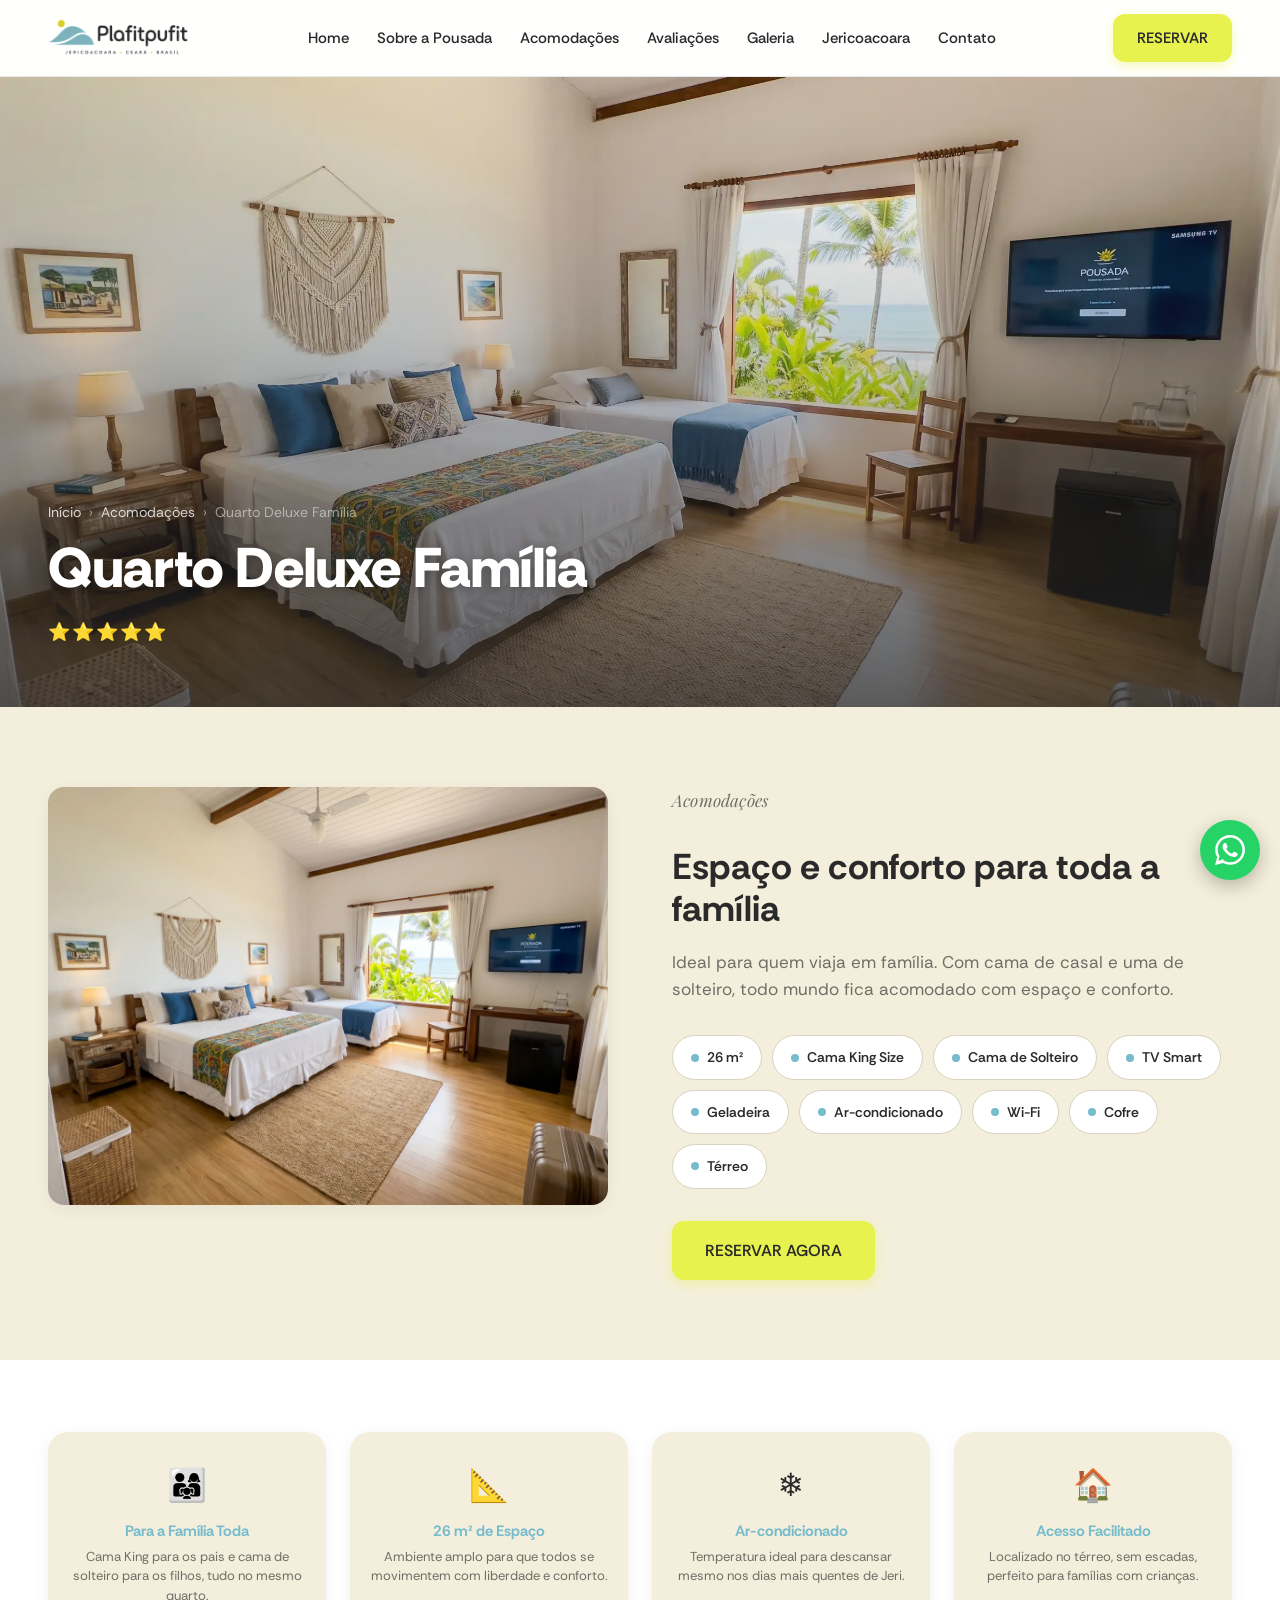
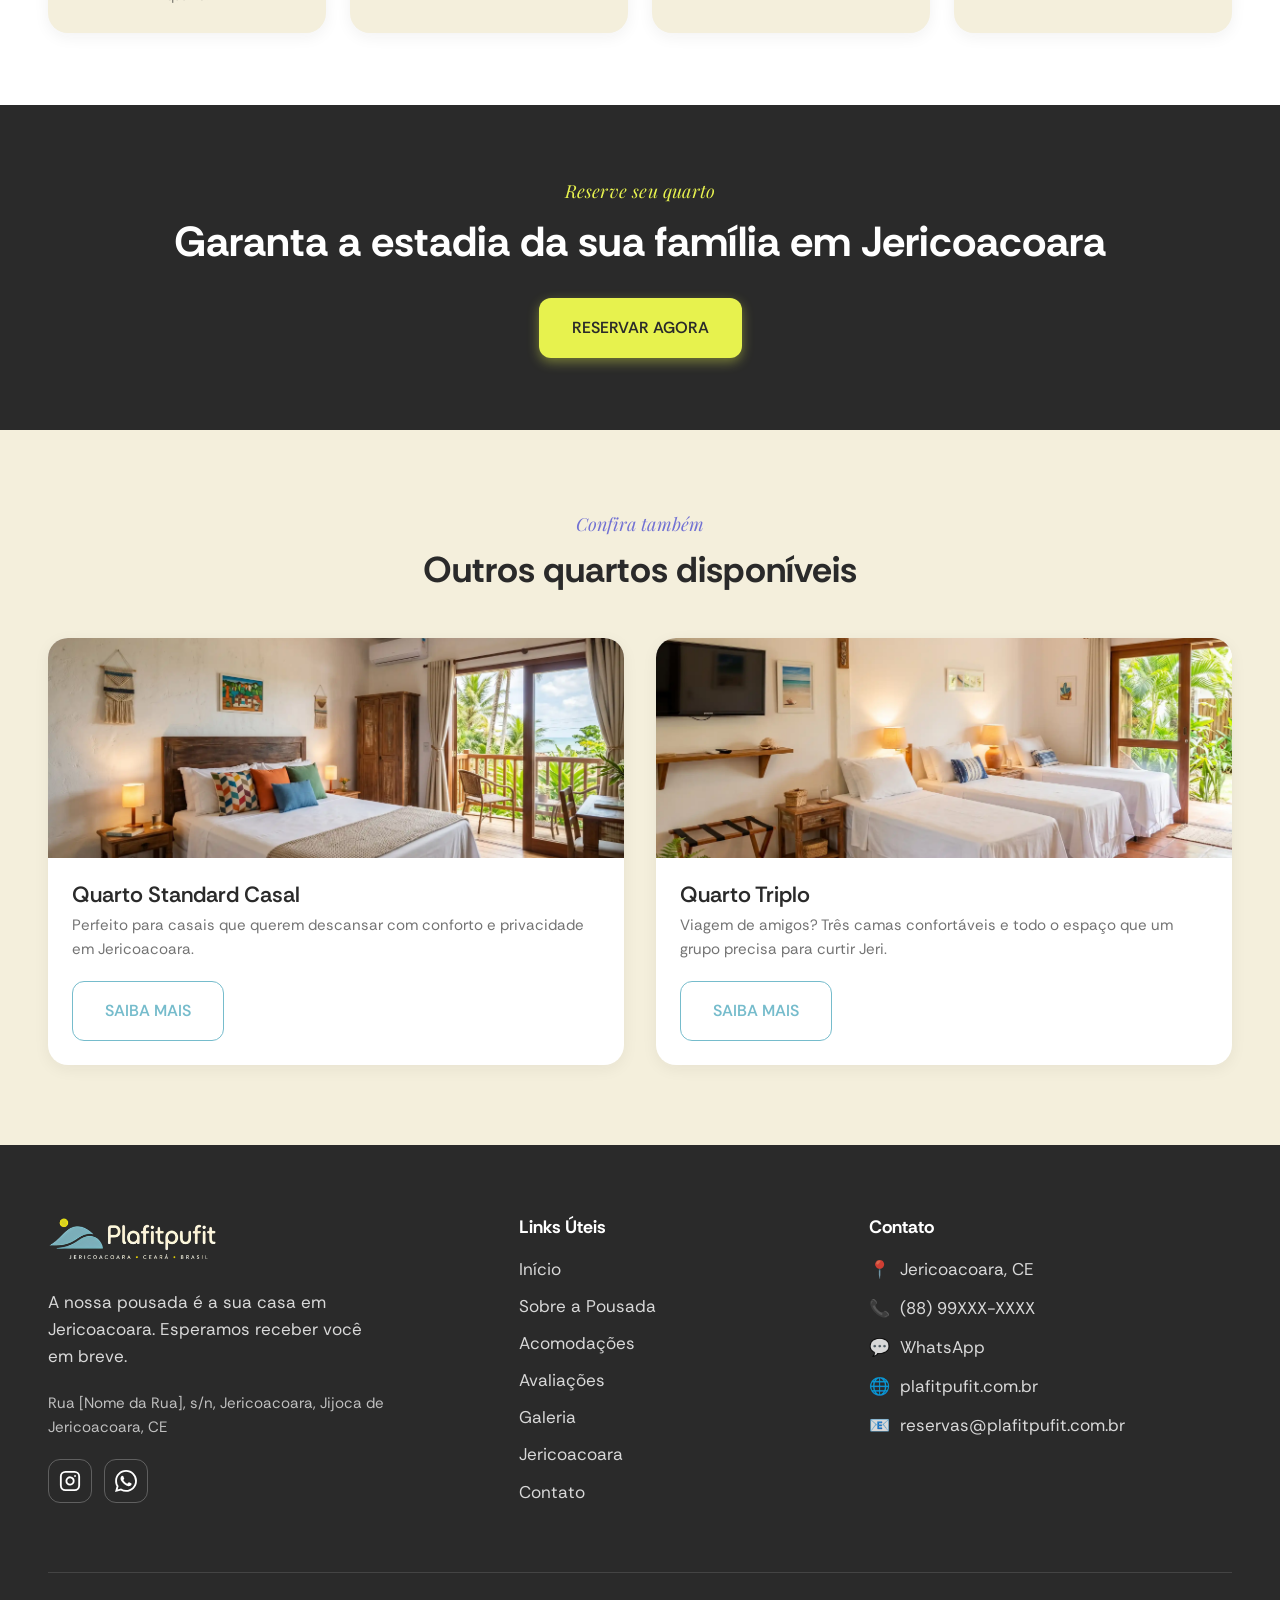
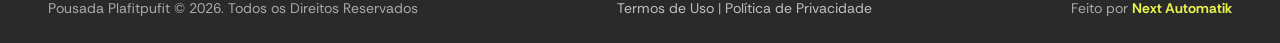
<file: quarto-deluxe-familia.html>
﻿<!DOCTYPE html>
<html lang="pt-BR">
<head>
<meta charset="UTF-8">
<meta name="viewport" content="width=device-width, initial-scale=1.0">
<title>Quarto Deluxe Família | Pousada Plafitpufit – Jericoacoara</title>
<meta name="description" content="Quarto Deluxe Família da Pousada Plafitpufit em Jericoacoara: 26 m², cama King Size, cama de solteiro, ar-condicionado e conforto para toda a família.">
<!-- Open Graph / Redes Sociais -->
<meta property="og:type" content="website">
<meta property="og:url" content="https://projetos.nextautomatik.com/pousadaplafitpufit/quarto-deluxe-familia.html">
<meta property="og:title" content="Quarto Deluxe Família | Pousada Plafitpufit">
<meta property="og:description" content="Quarto Deluxe Família da Pousada Plafitpufit em Jericoacoara: 26 m², cama King Size, cama de solteiro, ar-condicionado e conforto para toda a família.">
<meta property="og:image" content="https://projetos.nextautomatik.com/pousadaplafitpufit/assets/logos/compartilhar-redes-sociais.png">
<meta property="og:image:width" content="1200">
<meta property="og:image:height" content="630">
<meta property="og:locale" content="pt_BR">
<meta property="og:site_name" content="Pousada Plafitpufit">
<!-- Twitter Card -->
<meta name="twitter:card" content="summary_large_image">
<meta name="twitter:title" content="Quarto Deluxe Família | Pousada Plafitpufit">
<meta name="twitter:description" content="Quarto Deluxe Família da Pousada Plafitpufit em Jericoacoara: 26 m², cama King Size, cama de solteiro, ar-condicionado e conforto para toda a família.">
<meta name="twitter:image" content="https://projetos.nextautomatik.com/pousadaplafitpufit/assets/logos/compartilhar-redes-sociais.png">
<link rel="icon" href="assets/logos/favicon.png" type="image/png">
<link rel="preconnect" href="https://fonts.googleapis.com">
<link rel="preconnect" href="https://fonts.gstatic.com" crossorigin>
<link href="https://fonts.googleapis.com/css2?family=Playfair+Display:ital,wght@1,400;1,500&family=Rethink+Sans:wght@400;500;600;700;800&display=swap" rel="stylesheet">
<link rel="stylesheet" href="assets/css/style.css">
</head>
<body>

<header class="site-header">
  <div class="container">
    <a href="index.html" class="brand" aria-label="Plafitpufit, página inicial">
      <img src="assets/logos/logo-preto.png" alt="Plafitpufit">
    </a>
    <nav class="main-nav" id="primary-nav" aria-label="Navegação principal">
      <ul>
        <li><a href="index.html">Home</a></li>
        <li><a href="index.html#sobre">Sobre a Pousada</a></li>
        <li><a href="index.html#acomodacoes">Acomodações</a></li>
        <li><a href="index.html#avaliacoes">Avaliações</a></li>
        <li><a href="index.html#galeria">Galeria</a></li>
        <li><a href="index.html#jericoacoara">Jericoacoara</a></li>
        <li><a href="index.html#contato">Contato</a></li>
        <li class="nav-mobile-cta"><a class="nav-cta-btn" href="index.html#contato">RESERVAR</a></li>
      </ul>
    </nav>
    <a class="nav-cta-btn nav-cta-desktop" href="index.html#contato">RESERVAR</a>
    <button class="nav-toggle" type="button" aria-label="Abrir menu" aria-expanded="false" aria-controls="primary-nav">
      <span></span><span></span><span></span>
    </button>
  </div>
</header>

<main>

  <section class="room-hero" aria-labelledby="room-title">
    <img src="assets/imagens/acomodacoes/quarto-deluxe-familia.webp" alt="Quarto Deluxe Família da Pousada Plafitpufit">
    <div class="room-hero__overlay" aria-hidden="true"></div>
    <div class="room-hero__content">
      <nav class="breadcrumb" aria-label="Caminho de navegação">
        <a href="index.html">Início</a>
        <span aria-hidden="true">›</span>
        <a href="index.html#acomodacoes">Acomodações</a>
        <span aria-hidden="true">›</span>
        <span>Quarto Deluxe Família</span>
      </nav>
      <h1 id="room-title">Quarto Deluxe Família</h1>
      <p class="stars" aria-label="Avaliação 5 de 5 estrelas">⭐⭐⭐⭐⭐</p>
    </div>
  </section>

  <section class="room-content">
    <div class="container">
      <div class="room-image">
        <img src="assets/imagens/acomodacoes/quarto-deluxe-familia.webp" alt="Vista interna do Quarto Deluxe Família" loading="lazy">
      </div>
      <div class="room-info">
        <p class="eyebrow">Acomodações</p>
        <h2>Espaço e conforto para toda a família</h2>
        <p>Ideal para quem viaja em família. Com cama de casal e uma de solteiro, todo mundo fica acomodado com espaço e conforto.</p>
        <div class="specs" role="list" aria-label="Comodidades do quarto">
          <span class="spec-pill" role="listitem">26 m²</span>
          <span class="spec-pill" role="listitem">Cama King Size</span>
          <span class="spec-pill" role="listitem">Cama de Solteiro</span>
          <span class="spec-pill" role="listitem">TV Smart</span>
          <span class="spec-pill" role="listitem">Geladeira</span>
          <span class="spec-pill" role="listitem">Ar-condicionado</span>
          <span class="spec-pill" role="listitem">Wi-Fi</span>
          <span class="spec-pill" role="listitem">Cofre</span>
          <span class="spec-pill" role="listitem">Térreo</span>
        </div>
        <a class="btn btn-primary" href="index.html#contato">RESERVAR AGORA</a>
      </div>
    </div>
  </section>

  <section class="highlights" aria-label="Destaques do quarto">
    <div class="container">
      <div class="highlight-card">
        <div class="highlight-icon" aria-hidden="true">👨‍👩‍👧</div>
        <h3>Para a Família Toda</h3>
        <p>Cama King para os pais e cama de solteiro para os filhos, tudo no mesmo quarto.</p>
      </div>
      <div class="highlight-card">
        <div class="highlight-icon" aria-hidden="true">📐</div>
        <h3>26 m² de Espaço</h3>
        <p>Ambiente amplo para que todos se movimentem com liberdade e conforto.</p>
      </div>
      <div class="highlight-card">
        <div class="highlight-icon" aria-hidden="true">❄️</div>
        <h3>Ar-condicionado</h3>
        <p>Temperatura ideal para descansar mesmo nos dias mais quentes de Jeri.</p>
      </div>
      <div class="highlight-card">
        <div class="highlight-icon" aria-hidden="true">🏠</div>
        <h3>Acesso Facilitado</h3>
        <p>Localizado no térreo, sem escadas, perfeito para famílias com crianças.</p>
      </div>
    </div>
  </section>

  <section class="room-cta" aria-labelledby="cta-title">
    <div class="container">
      <p class="eyebrow">Reserve seu quarto</p>
      <h2 id="cta-title">Garanta a estadia da sua família em Jericoacoara</h2>
      <a class="btn btn-primary" href="index.html#contato">RESERVAR AGORA</a>
    </div>
  </section>

  <section class="other-rooms" aria-labelledby="other-title">
    <div class="container">
      <p class="eyebrow">Confira também</p>
      <h2 id="other-title">Outros quartos disponíveis</h2>
      <div class="cards-grid">
        <article class="room-card">
          <img src="assets/imagens/acomodacoes/quarto-standart-casal.webp" alt="Quarto Standard Casal" loading="lazy">
          <div class="room-card__body">
            <h3>Quarto Standard Casal</h3>
            <p>Perfeito para casais que querem descansar com conforto e privacidade em Jericoacoara.</p>
            <a class="btn btn-secondary" href="quarto-standard-casal.html">SAIBA MAIS</a>
          </div>
        </article>
        <article class="room-card">
          <img src="assets/imagens/acomodacoes/quarto-triplo.webp" alt="Quarto Triplo" loading="lazy">
          <div class="room-card__body">
            <h3>Quarto Triplo</h3>
            <p>Viagem de amigos? Três camas confortáveis e todo o espaço que um grupo precisa para curtir Jeri.</p>
            <a class="btn btn-secondary" href="quarto-triplo.html">SAIBA MAIS</a>
          </div>
        </article>
      </div>
    </div>
  </section>

</main>

<footer class="site-footer" id="contato">
  <div class="container">
    <div class="footer__grid">
      <div>
        <a href="index.html" style="display:inline-block;margin-bottom:16px;">
          <img src="assets/logos/logo-claro.png" alt="Plafitpufit" style="height:48px;width:auto;display:block;">
        </a>
        <p class="footer__slogan">A nossa pousada é a sua casa em Jericoacoara. Esperamos receber você em breve.</p>
        <address class="footer__address">Rua [Nome da Rua], s/n, Jericoacoara, Jijoca de Jericoacoara, CE</address>
        <div class="footer__social">
          <a href="https://nextautomatik.com/" aria-label="Instagram" target="_blank" rel="noopener"><img src="assets/icons/instagram.svg" alt="Instagram"></a>
          <a href="https://nextautomatik.com/" aria-label="WhatsApp" target="_blank" rel="noopener"><img src="assets/icons/whatsapp.svg" alt="WhatsApp"></a>
        </div>
      </div>
      <nav aria-labelledby="footer-nav">
        <h2 id="footer-nav">Links Úteis</h2>
        <ul class="footer__links">
          <li><a href="index.html">Início</a></li>
          <li><a href="index.html#sobre">Sobre a Pousada</a></li>
          <li><a href="index.html#acomodacoes">Acomodações</a></li>
          <li><a href="index.html#avaliacoes">Avaliações</a></li>
          <li><a href="index.html#galeria">Galeria</a></li>
          <li><a href="index.html#jericoacoara">Jericoacoara</a></li>
          <li><a href="index.html#contato">Contato</a></li>
        </ul>
      </nav>
      <div>
        <h2>Contato</h2>
        <ul class="footer__contact">
          <li><span aria-hidden="true">📍</span> <a href="https://maps.google.com/?q=Jericoacoara+CE">Jericoacoara, CE</a></li>
          <li><span aria-hidden="true">📞</span> <a href="tel:+5588999999999">(88) 99XXX-XXXX</a></li>
          <li><span aria-hidden="true">💬</span> <a href="https://nextautomatik.com/" target="_blank" rel="noopener">WhatsApp</a></li>
          <li><span aria-hidden="true">🌐</span> <a href="https://projetos.nextautomatik.com/pousadaplafitpufit">plafitpufit.com.br</a></li>
          <li><span aria-hidden="true">📧</span> <a href="mailto:reservas@plafitpufit.com.br">reservas@plafitpufit.com.br</a></li>
        </ul>
      </div>
    </div>
    <div class="footer__bottom">
      <span>Pousada Plafitpufit © 2026. Todos os Direitos Reservados</span>
      <span><a href="#">Termos de Uso</a> | <a href="#">Pol&#237;tica de Privacidade</a></span>
      <span>Feito por <a class="credit-link" href="https://nextautomatik.com/" target="_blank" rel="noopener">Next Automatik</a></span>
    </div>
  </div>
</footer>

<a class="whatsapp-float" href="https://nextautomatik.com/" target="_blank" rel="noopener" aria-label="Conversar pelo WhatsApp">
  <svg width="30" height="30" viewBox="0 0 24 24" fill="currentColor" aria-hidden="true"><path d="M.057 24l1.687-6.163a11.867 11.867 0 01-1.587-5.946C.16 5.335 5.495 0 12.05 0a11.82 11.82 0 018.413 3.488 11.82 11.82 0 013.48 8.414c-.003 6.557-5.338 11.892-11.893 11.892a11.9 11.9 0 01-5.688-1.448L.057 24zm6.597-3.807c1.676.995 3.276 1.591 5.392 1.592 5.448 0 9.886-4.434 9.889-9.885.002-5.462-4.415-9.89-9.881-9.892-5.452 0-9.887 4.434-9.889 9.884a9.86 9.86 0 001.51 5.26l-.999 3.648 3.978-1.607zm11.387-5.464c-.074-.124-.272-.198-.57-.347-.297-.149-1.758-.868-2.031-.967-.272-.099-.47-.149-.669.149-.198.297-.768.967-.941 1.165-.173.198-.347.223-.644.074-.297-.149-1.255-.462-2.39-1.475-.883-.788-1.48-1.761-1.653-2.059-.173-.297-.018-.458.13-.606.134-.133.297-.347.446-.521.151-.172.2-.296.3-.495.099-.198.05-.372-.025-.521-.075-.148-.669-1.611-.916-2.206-.242-.579-.487-.501-.669-.51l-.57-.01c-.198 0-.52.074-.792.372s-1.04 1.016-1.04 2.479 1.065 2.876 1.213 3.074c.149.198 2.095 3.2 5.076 4.487.709.306 1.263.489 1.694.626.712.226 1.36.194 1.872.118.571-.085 1.758-.719 2.006-1.413.248-.695.248-1.29.173-1.414z"/></svg>
</a>
<script src="assets/js/main.js"></script>
</body>
</html>
</file>
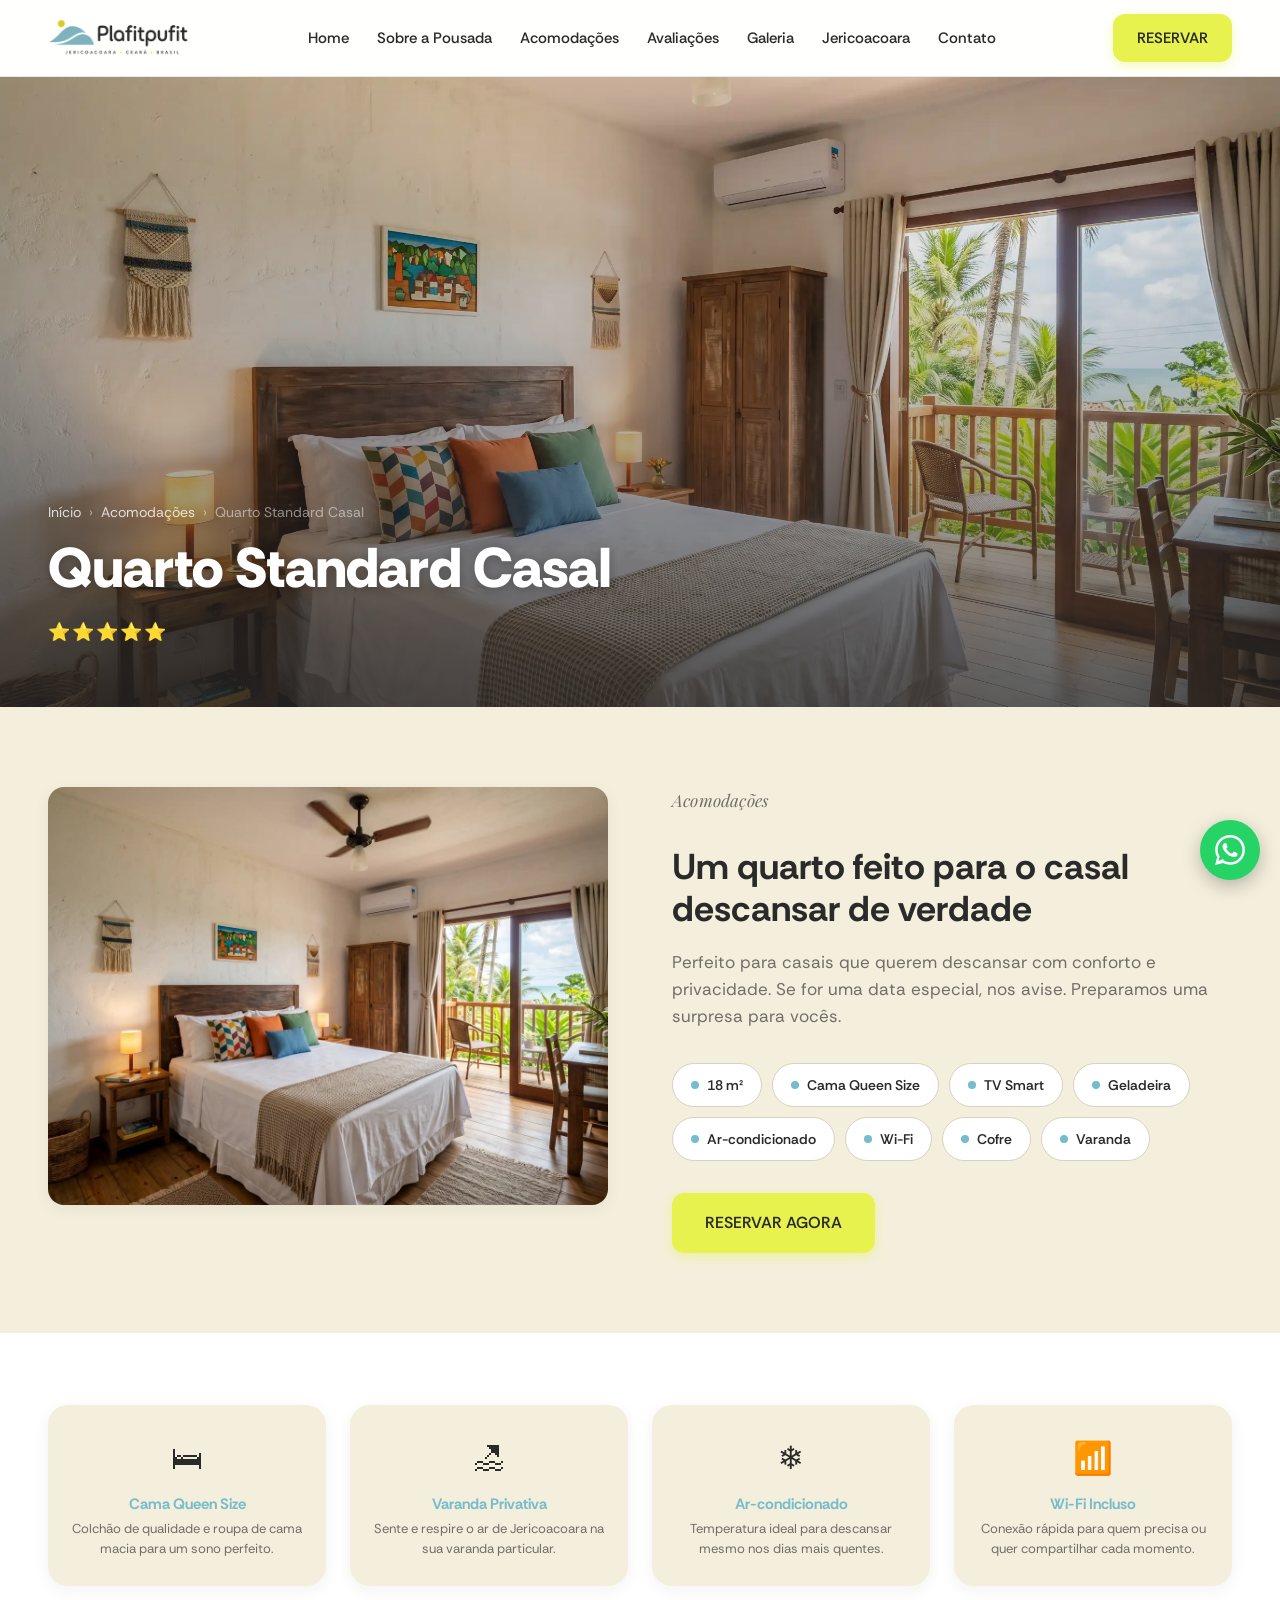
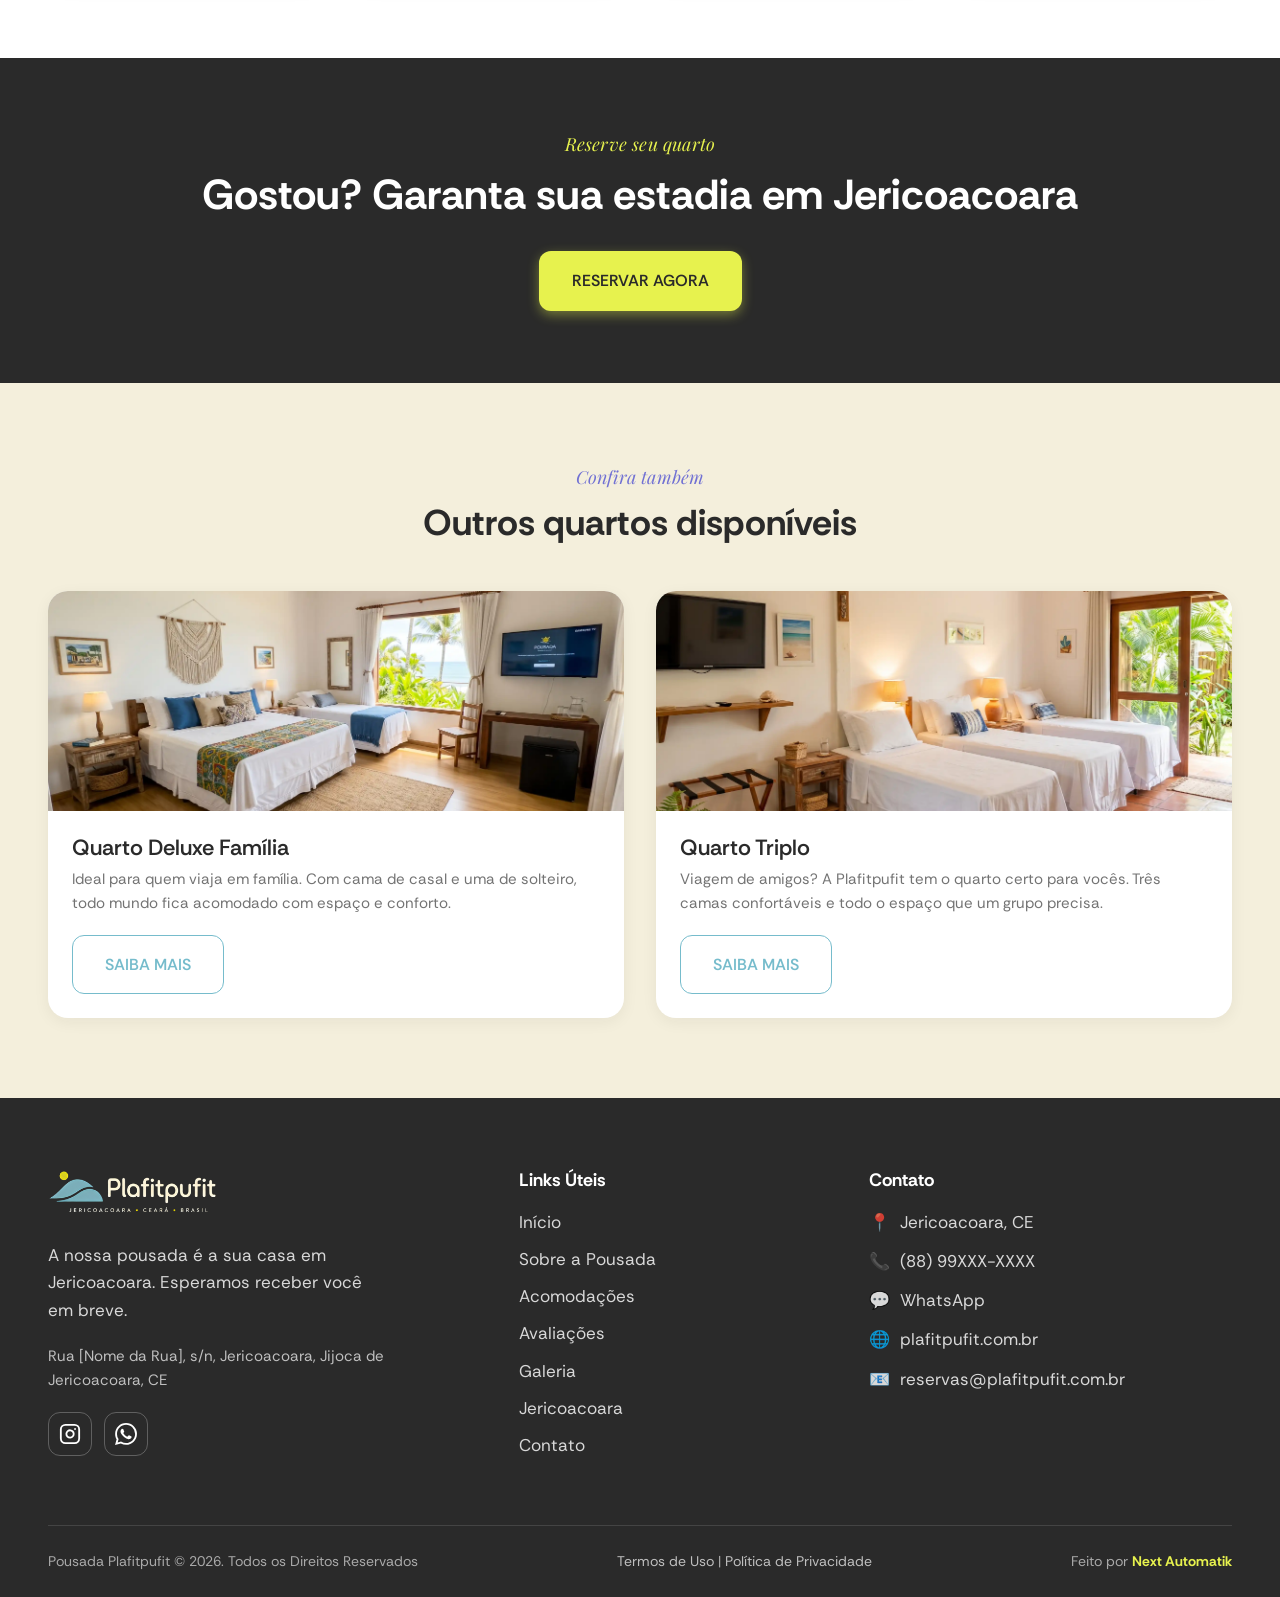
<file: quarto-standard-casal.html>
﻿<!DOCTYPE html>
<html lang="pt-BR">
<head>
<meta charset="UTF-8">
<meta name="viewport" content="width=device-width, initial-scale=1.0">
<title>Quarto Standard Casal | Pousada Plafitpufit – Jericoacoara</title>
<meta name="description" content="Quarto Standard Casal da Pousada Plafitpufit em Jericoacoara: 18 m², cama Queen Size, varanda, ar-condicionado e muito conforto para casais.">
<!-- Open Graph / Redes Sociais -->
<meta property="og:type" content="website">
<meta property="og:url" content="https://projetos.nextautomatik.com/pousadaplafitpufit/quarto-standard-casal.html">
<meta property="og:title" content="Quarto Standard Casal | Pousada Plafitpufit">
<meta property="og:description" content="Quarto Standard Casal da Pousada Plafitpufit em Jericoacoara: 18 m², cama Queen Size, varanda, ar-condicionado e muito conforto para casais.">
<meta property="og:image" content="https://projetos.nextautomatik.com/pousadaplafitpufit/assets/logos/compartilhar-redes-sociais.png">
<meta property="og:image:width" content="1200">
<meta property="og:image:height" content="630">
<meta property="og:locale" content="pt_BR">
<meta property="og:site_name" content="Pousada Plafitpufit">
<!-- Twitter Card -->
<meta name="twitter:card" content="summary_large_image">
<meta name="twitter:title" content="Quarto Standard Casal | Pousada Plafitpufit">
<meta name="twitter:description" content="Quarto Standard Casal da Pousada Plafitpufit em Jericoacoara: 18 m², cama Queen Size, varanda, ar-condicionado e muito conforto para casais.">
<meta name="twitter:image" content="https://projetos.nextautomatik.com/pousadaplafitpufit/assets/logos/compartilhar-redes-sociais.png">
<link rel="icon" href="assets/logos/favicon.png" type="image/png">
<link rel="preconnect" href="https://fonts.googleapis.com">
<link rel="preconnect" href="https://fonts.gstatic.com" crossorigin>
<link href="https://fonts.googleapis.com/css2?family=Playfair+Display:ital,wght@1,400;1,500&family=Rethink+Sans:wght@400;500;600;700;800&display=swap" rel="stylesheet">
<link rel="stylesheet" href="assets/css/style.css">
</head>
<body>

<header class="site-header">
  <div class="container">
    <a href="index.html" class="brand" aria-label="Plafitpufit, página inicial">
      <img src="assets/logos/logo-preto.png" alt="Plafitpufit">
    </a>
    <nav class="main-nav" id="primary-nav" aria-label="Navegação principal">
      <ul>
        <li><a href="index.html">Home</a></li>
        <li><a href="index.html#sobre">Sobre a Pousada</a></li>
        <li><a href="index.html#acomodacoes">Acomodações</a></li>
        <li><a href="index.html#avaliacoes">Avaliações</a></li>
        <li><a href="index.html#galeria">Galeria</a></li>
        <li><a href="index.html#jericoacoara">Jericoacoara</a></li>
        <li><a href="index.html#contato">Contato</a></li>
        <li class="nav-mobile-cta"><a class="nav-cta-btn" href="index.html#contato">RESERVAR</a></li>
      </ul>
    </nav>
    <a class="nav-cta-btn nav-cta-desktop" href="index.html#contato">RESERVAR</a>
    <button class="nav-toggle" type="button" aria-label="Abrir menu" aria-expanded="false" aria-controls="primary-nav">
      <span></span><span></span><span></span>
    </button>
  </div>
</header>

<main>

  <!-- HERO -->
  <section class="room-hero" aria-labelledby="room-title">
    <img src="assets/imagens/acomodacoes/quarto-standart-casal.webp" alt="Quarto Standard Casal da Pousada Plafitpufit em Jericoacoara">
    <div class="room-hero__overlay" aria-hidden="true"></div>
    <div class="room-hero__content">
      <nav class="breadcrumb" aria-label="Caminho de navegação">
        <a href="index.html">Início</a>
        <span aria-hidden="true">›</span>
        <a href="index.html#acomodacoes">Acomodações</a>
        <span aria-hidden="true">›</span>
        <span>Quarto Standard Casal</span>
      </nav>
      <h1 id="room-title">Quarto Standard Casal</h1>
      <p class="stars" aria-label="Avaliação 5 de 5 estrelas">⭐⭐⭐⭐⭐</p>
    </div>
  </section>

  <!-- DETALHES -->
  <section class="room-content">
    <div class="container">
      <div class="room-image">
        <img src="assets/imagens/acomodacoes/quarto-standart-casal.webp" alt="Vista interna do Quarto Standard Casal" loading="lazy">
      </div>
      <div class="room-info">
        <p class="eyebrow">Acomodações</p>
        <h2>Um quarto feito para o casal descansar de verdade</h2>
        <p>Perfeito para casais que querem descansar com conforto e privacidade. Se for uma data especial, nos avise. Preparamos uma surpresa para vocês.</p>
        <div class="specs" role="list" aria-label="Comodidades do quarto">
          <span class="spec-pill" role="listitem">18 m²</span>
          <span class="spec-pill" role="listitem">Cama Queen Size</span>
          <span class="spec-pill" role="listitem">TV Smart</span>
          <span class="spec-pill" role="listitem">Geladeira</span>
          <span class="spec-pill" role="listitem">Ar-condicionado</span>
          <span class="spec-pill" role="listitem">Wi-Fi</span>
          <span class="spec-pill" role="listitem">Cofre</span>
          <span class="spec-pill" role="listitem">Varanda</span>
        </div>
        <a class="btn btn-primary" href="index.html#contato">RESERVAR AGORA</a>
      </div>
    </div>
  </section>

  <!-- DESTAQUES -->
  <section class="highlights" aria-label="Destaques do quarto">
    <div class="container">
      <div class="highlight-card">
        <div class="highlight-icon" aria-hidden="true">🛏</div>
        <h3>Cama Queen Size</h3>
        <p>Colchão de qualidade e roupa de cama macia para um sono perfeito.</p>
      </div>
      <div class="highlight-card">
        <div class="highlight-icon" aria-hidden="true">🏖</div>
        <h3>Varanda Privativa</h3>
        <p>Sente e respire o ar de Jericoacoara na sua varanda particular.</p>
      </div>
      <div class="highlight-card">
        <div class="highlight-icon" aria-hidden="true">❄️</div>
        <h3>Ar-condicionado</h3>
        <p>Temperatura ideal para descansar mesmo nos dias mais quentes.</p>
      </div>
      <div class="highlight-card">
        <div class="highlight-icon" aria-hidden="true">📶</div>
        <h3>Wi-Fi Incluso</h3>
        <p>Conexão rápida para quem precisa ou quer compartilhar cada momento.</p>
      </div>
    </div>
  </section>

  <!-- CTA -->
  <section class="room-cta" aria-labelledby="cta-title">
    <div class="container">
      <p class="eyebrow">Reserve seu quarto</p>
      <h2 id="cta-title">Gostou? Garanta sua estadia em Jericoacoara</h2>
      <a class="btn btn-primary" href="index.html#contato">RESERVAR AGORA</a>
    </div>
  </section>

  <!-- OUTROS QUARTOS -->
  <section class="other-rooms" aria-labelledby="other-title">
    <div class="container">
      <p class="eyebrow">Confira também</p>
      <h2 id="other-title">Outros quartos disponíveis</h2>
      <div class="cards-grid">
        <article class="room-card">
          <img src="assets/imagens/acomodacoes/quarto-deluxe-familia.webp" alt="Quarto Deluxe Família" loading="lazy">
          <div class="room-card__body">
            <h3>Quarto Deluxe Família</h3>
            <p>Ideal para quem viaja em família. Com cama de casal e uma de solteiro, todo mundo fica acomodado com espaço e conforto.</p>
            <a class="btn btn-secondary" href="quarto-deluxe-familia.html">SAIBA MAIS</a>
          </div>
        </article>
        <article class="room-card">
          <img src="assets/imagens/acomodacoes/quarto-triplo.webp" alt="Quarto Triplo" loading="lazy">
          <div class="room-card__body">
            <h3>Quarto Triplo</h3>
            <p>Viagem de amigos? A Plafitpufit tem o quarto certo para vocês. Três camas confortáveis e todo o espaço que um grupo precisa.</p>
            <a class="btn btn-secondary" href="quarto-triplo.html">SAIBA MAIS</a>
          </div>
        </article>
      </div>
    </div>
  </section>

</main>

<footer class="site-footer" id="contato">
  <div class="container">
    <div class="footer__grid">
      <div>
        <a href="index.html" style="display:inline-block;margin-bottom:16px;">
          <img src="assets/logos/logo-claro.png" alt="Plafitpufit" style="height:48px;width:auto;display:block;">
        </a>
        <p class="footer__slogan">A nossa pousada é a sua casa em Jericoacoara. Esperamos receber você em breve.</p>
        <address class="footer__address">Rua [Nome da Rua], s/n, Jericoacoara, Jijoca de Jericoacoara, CE</address>
        <div class="footer__social">
          <a href="https://nextautomatik.com/" aria-label="Instagram" target="_blank" rel="noopener">
            <img src="assets/icons/instagram.svg" alt="Instagram">
          </a>
          <a href="https://nextautomatik.com/" aria-label="WhatsApp" target="_blank" rel="noopener">
            <img src="assets/icons/whatsapp.svg" alt="WhatsApp">
          </a>
        </div>
      </div>
      <nav aria-labelledby="footer-nav">
        <h2 id="footer-nav">Links Úteis</h2>
        <ul class="footer__links">
          <li><a href="index.html">Início</a></li>
          <li><a href="index.html#sobre">Sobre a Pousada</a></li>
          <li><a href="index.html#acomodacoes">Acomodações</a></li>
          <li><a href="index.html#avaliacoes">Avaliações</a></li>
          <li><a href="index.html#galeria">Galeria</a></li>
          <li><a href="index.html#jericoacoara">Jericoacoara</a></li>
          <li><a href="index.html#contato">Contato</a></li>
        </ul>
      </nav>
      <div>
        <h2>Contato</h2>
        <ul class="footer__contact">
          <li><span aria-hidden="true">📍</span> <a href="https://maps.google.com/?q=Jericoacoara+CE">Jericoacoara, CE</a></li>
          <li><span aria-hidden="true">📞</span> <a href="tel:+5588999999999">(88) 99XXX-XXXX</a></li>
          <li><span aria-hidden="true">💬</span> <a href="https://nextautomatik.com/" target="_blank" rel="noopener">WhatsApp</a></li>
          <li><span aria-hidden="true">🌐</span> <a href="https://projetos.nextautomatik.com/pousadaplafitpufit">plafitpufit.com.br</a></li>
          <li><span aria-hidden="true">📧</span> <a href="mailto:reservas@plafitpufit.com.br">reservas@plafitpufit.com.br</a></li>
        </ul>
      </div>
    </div>
    <div class="footer__bottom">
      <span>Pousada Plafitpufit © 2026. Todos os Direitos Reservados</span>
      <span><a href="#">Termos de Uso</a> | <a href="#">Pol&#237;tica de Privacidade</a></span>
      <span>Feito por <a class="credit-link" href="https://nextautomatik.com/" target="_blank" rel="noopener">Next Automatik</a></span>
    </div>
  </div>
</footer>

<a class="whatsapp-float" href="https://nextautomatik.com/" target="_blank" rel="noopener" aria-label="Conversar pelo WhatsApp">
  <svg width="30" height="30" viewBox="0 0 24 24" fill="currentColor" aria-hidden="true"><path d="M.057 24l1.687-6.163a11.867 11.867 0 01-1.587-5.946C.16 5.335 5.495 0 12.05 0a11.82 11.82 0 018.413 3.488 11.82 11.82 0 013.48 8.414c-.003 6.557-5.338 11.892-11.893 11.892a11.9 11.9 0 01-5.688-1.448L.057 24zm6.597-3.807c1.676.995 3.276 1.591 5.392 1.592 5.448 0 9.886-4.434 9.889-9.885.002-5.462-4.415-9.89-9.881-9.892-5.452 0-9.887 4.434-9.889 9.884a9.86 9.86 0 001.51 5.26l-.999 3.648 3.978-1.607zm11.387-5.464c-.074-.124-.272-.198-.57-.347-.297-.149-1.758-.868-2.031-.967-.272-.099-.47-.149-.669.149-.198.297-.768.967-.941 1.165-.173.198-.347.223-.644.074-.297-.149-1.255-.462-2.39-1.475-.883-.788-1.48-1.761-1.653-2.059-.173-.297-.018-.458.13-.606.134-.133.297-.347.446-.521.151-.172.2-.296.3-.495.099-.198.05-.372-.025-.521-.075-.148-.669-1.611-.916-2.206-.242-.579-.487-.501-.669-.51l-.57-.01c-.198 0-.52.074-.792.372s-1.04 1.016-1.04 2.479 1.065 2.876 1.213 3.074c.149.198 2.095 3.2 5.076 4.487.709.306 1.263.489 1.694.626.712.226 1.36.194 1.872.118.571-.085 1.758-.719 2.006-1.413.248-.695.248-1.29.173-1.414z"/></svg>
</a>
<script src="assets/js/main.js"></script>
</body>
</html>
</file>
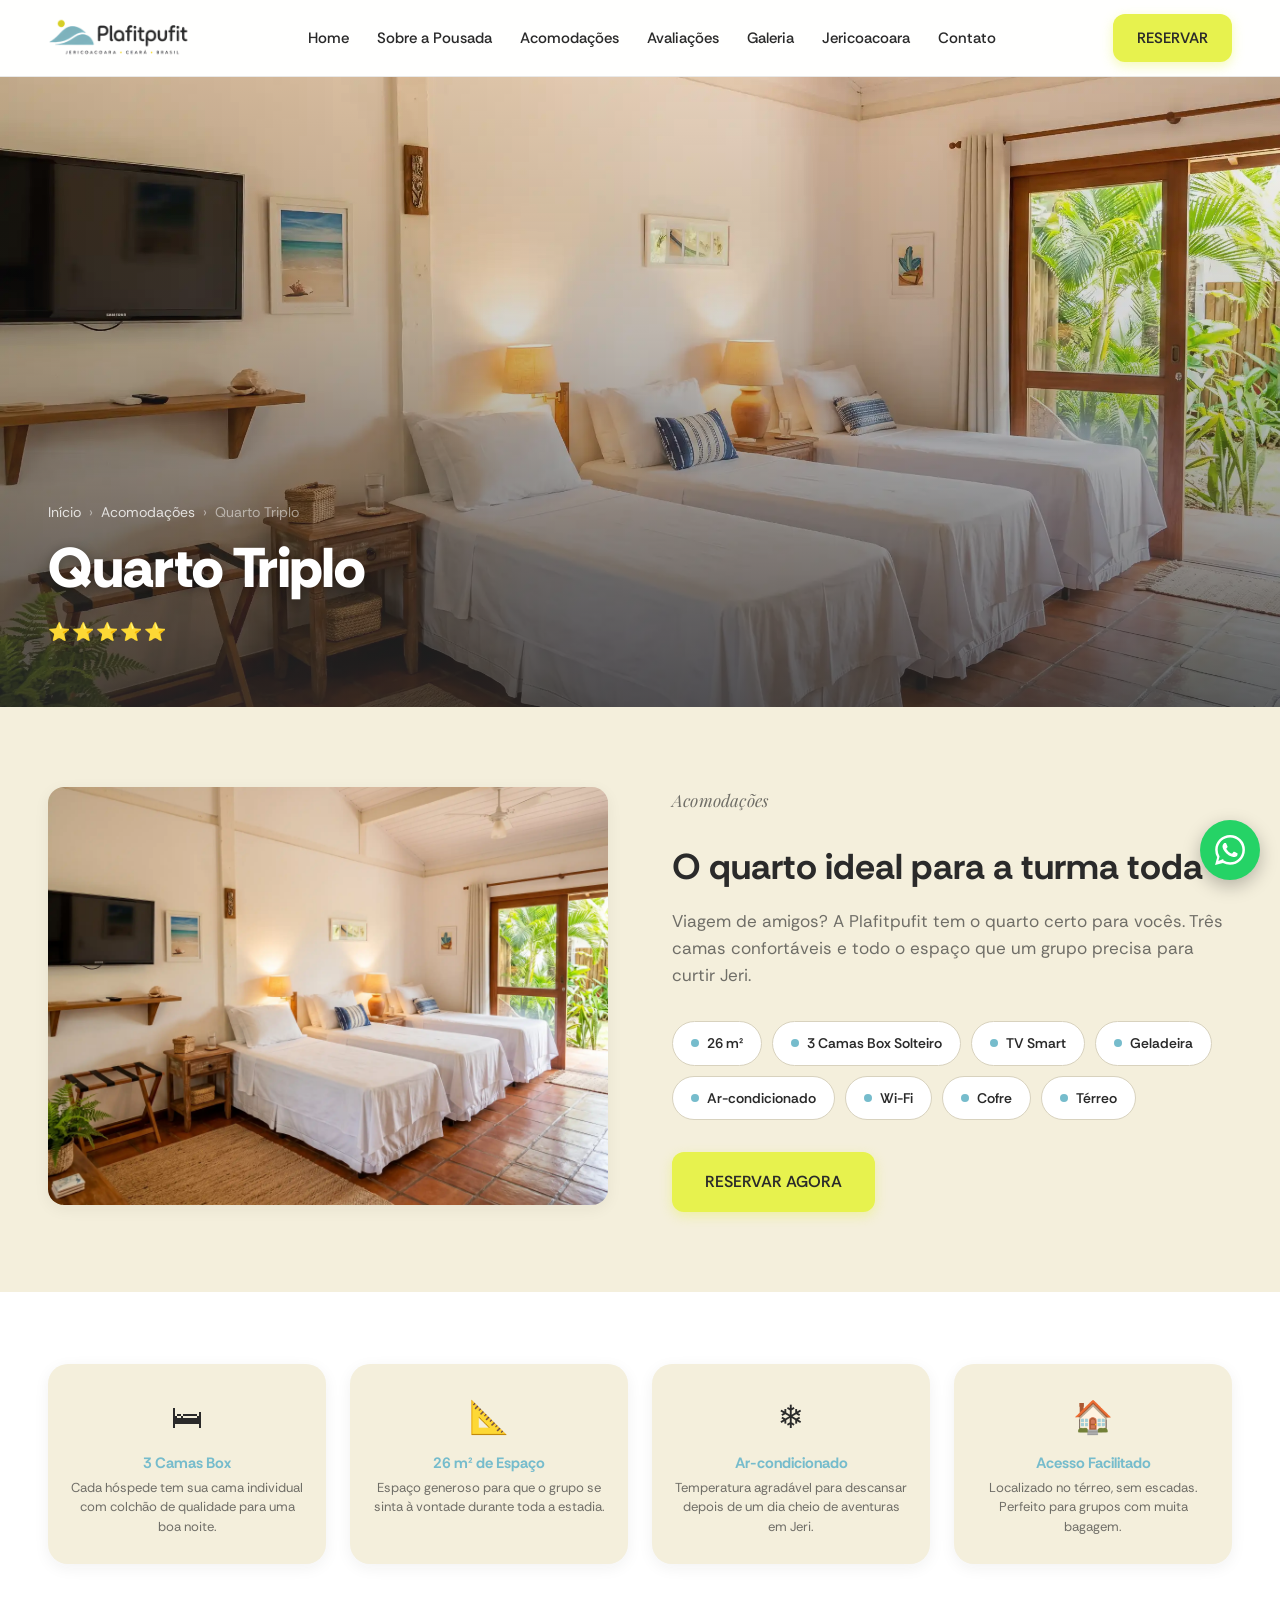
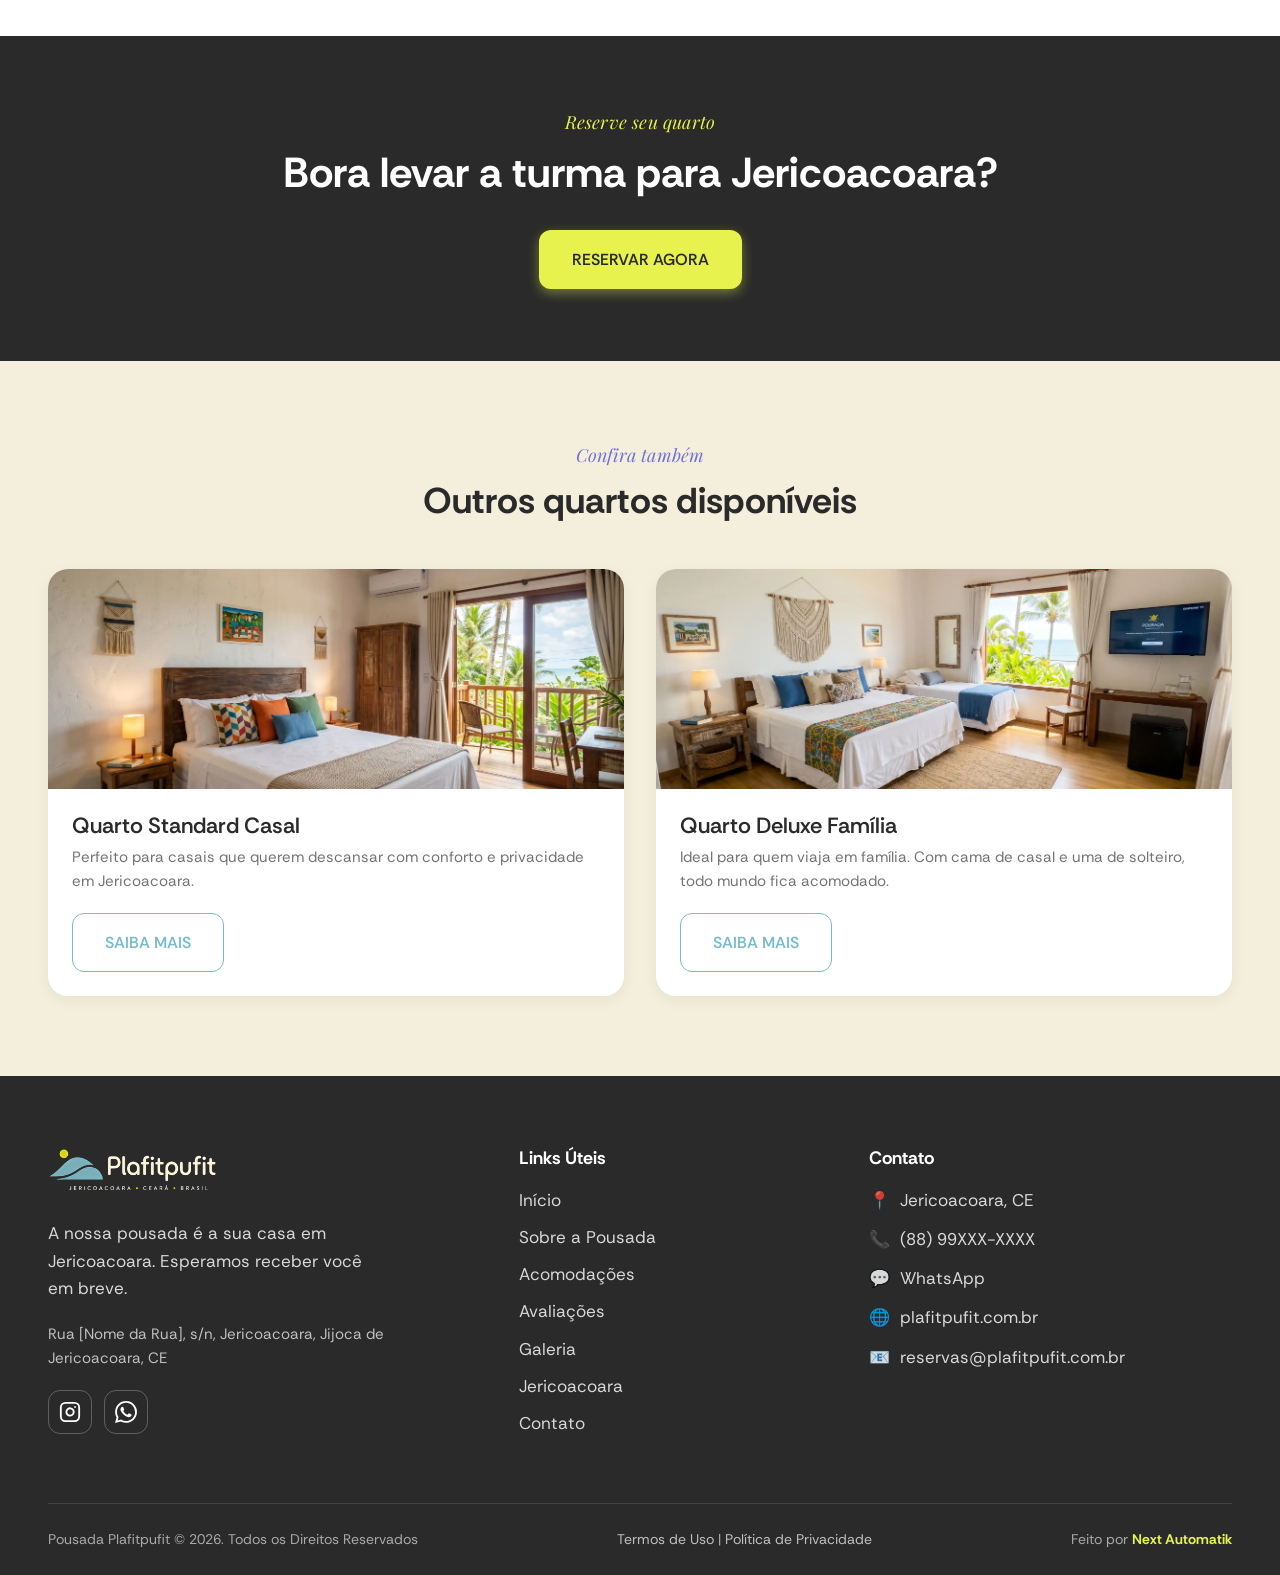
<file: quarto-triplo.html>
﻿<!DOCTYPE html>
<html lang="pt-BR">
<head>
<meta charset="UTF-8">
<meta name="viewport" content="width=device-width, initial-scale=1.0">
<title>Quarto Triplo | Pousada Plafitpufit – Jericoacoara</title>
<meta name="description" content="Quarto Triplo da Pousada Plafitpufit em Jericoacoara: 26 m², três camas box de solteiro, ar-condicionado e espaço para grupos de amigos curtir Jeri.">
<!-- Open Graph / Redes Sociais -->
<meta property="og:type" content="website">
<meta property="og:url" content="https://projetos.nextautomatik.com/pousadaplafitpufit/quarto-triplo.html">
<meta property="og:title" content="Quarto Triplo | Pousada Plafitpufit">
<meta property="og:description" content="Quarto Triplo da Pousada Plafitpufit em Jericoacoara: 26 m², três camas box de solteiro, ar-condicionado e espaço para grupos de amigos curtir Jeri.">
<meta property="og:image" content="https://projetos.nextautomatik.com/pousadaplafitpufit/assets/logos/compartilhar-redes-sociais.png">
<meta property="og:image:width" content="1200">
<meta property="og:image:height" content="630">
<meta property="og:locale" content="pt_BR">
<meta property="og:site_name" content="Pousada Plafitpufit">
<!-- Twitter Card -->
<meta name="twitter:card" content="summary_large_image">
<meta name="twitter:title" content="Quarto Triplo | Pousada Plafitpufit">
<meta name="twitter:description" content="Quarto Triplo da Pousada Plafitpufit em Jericoacoara: 26 m², três camas box de solteiro, ar-condicionado e espaço para grupos de amigos curtir Jeri.">
<meta name="twitter:image" content="https://projetos.nextautomatik.com/pousadaplafitpufit/assets/logos/compartilhar-redes-sociais.png">
<link rel="icon" href="assets/logos/favicon.png" type="image/png">
<link rel="preconnect" href="https://fonts.googleapis.com">
<link rel="preconnect" href="https://fonts.gstatic.com" crossorigin>
<link href="https://fonts.googleapis.com/css2?family=Playfair+Display:ital,wght@1,400;1,500&family=Rethink+Sans:wght@400;500;600;700;800&display=swap" rel="stylesheet">
<link rel="stylesheet" href="assets/css/style.css">
</head>
<body>

<header class="site-header">
  <div class="container">
    <a href="index.html" class="brand" aria-label="Plafitpufit, página inicial">
      <img src="assets/logos/logo-preto.png" alt="Plafitpufit">
    </a>
    <nav class="main-nav" id="primary-nav" aria-label="Navegação principal">
      <ul>
        <li><a href="index.html">Home</a></li>
        <li><a href="index.html#sobre">Sobre a Pousada</a></li>
        <li><a href="index.html#acomodacoes">Acomodações</a></li>
        <li><a href="index.html#avaliacoes">Avaliações</a></li>
        <li><a href="index.html#galeria">Galeria</a></li>
        <li><a href="index.html#jericoacoara">Jericoacoara</a></li>
        <li><a href="index.html#contato">Contato</a></li>
        <li class="nav-mobile-cta"><a class="nav-cta-btn" href="index.html#contato">RESERVAR</a></li>
      </ul>
    </nav>
    <a class="nav-cta-btn nav-cta-desktop" href="index.html#contato">RESERVAR</a>
    <button class="nav-toggle" type="button" aria-label="Abrir menu" aria-expanded="false" aria-controls="primary-nav">
      <span></span><span></span><span></span>
    </button>
  </div>
</header>

<main>

  <section class="room-hero" aria-labelledby="room-title">
    <img src="assets/imagens/acomodacoes/quarto-triplo.webp" alt="Quarto Triplo da Pousada Plafitpufit em Jericoacoara">
    <div class="room-hero__overlay" aria-hidden="true"></div>
    <div class="room-hero__content">
      <nav class="breadcrumb" aria-label="Caminho de navegação">
        <a href="index.html">Início</a>
        <span aria-hidden="true">›</span>
        <a href="index.html#acomodacoes">Acomodações</a>
        <span aria-hidden="true">›</span>
        <span>Quarto Triplo</span>
      </nav>
      <h1 id="room-title">Quarto Triplo</h1>
      <p class="stars" aria-label="Avaliação 5 de 5 estrelas">⭐⭐⭐⭐⭐</p>
    </div>
  </section>

  <section class="room-content">
    <div class="container">
      <div class="room-image">
        <img src="assets/imagens/acomodacoes/quarto-triplo.webp" alt="Vista interna do Quarto Triplo" loading="lazy">
      </div>
      <div class="room-info">
        <p class="eyebrow">Acomodações</p>
        <h2>O quarto ideal para a turma toda</h2>
        <p>Viagem de amigos? A Plafitpufit tem o quarto certo para vocês. Três camas confortáveis e todo o espaço que um grupo precisa para curtir Jeri.</p>
        <div class="specs" role="list" aria-label="Comodidades do quarto">
          <span class="spec-pill" role="listitem">26 m²</span>
          <span class="spec-pill" role="listitem">3 Camas Box Solteiro</span>
          <span class="spec-pill" role="listitem">TV Smart</span>
          <span class="spec-pill" role="listitem">Geladeira</span>
          <span class="spec-pill" role="listitem">Ar-condicionado</span>
          <span class="spec-pill" role="listitem">Wi-Fi</span>
          <span class="spec-pill" role="listitem">Cofre</span>
          <span class="spec-pill" role="listitem">Térreo</span>
        </div>
        <a class="btn btn-primary" href="index.html#contato">RESERVAR AGORA</a>
      </div>
    </div>
  </section>

  <section class="highlights" aria-label="Destaques do quarto">
    <div class="container">
      <div class="highlight-card">
        <div class="highlight-icon" aria-hidden="true">🛏</div>
        <h3>3 Camas Box</h3>
        <p>Cada hóspede tem sua cama individual com colchão de qualidade para uma boa noite.</p>
      </div>
      <div class="highlight-card">
        <div class="highlight-icon" aria-hidden="true">📐</div>
        <h3>26 m² de Espaço</h3>
        <p>Espaço generoso para que o grupo se sinta à vontade durante toda a estadia.</p>
      </div>
      <div class="highlight-card">
        <div class="highlight-icon" aria-hidden="true">❄️</div>
        <h3>Ar-condicionado</h3>
        <p>Temperatura agradável para descansar depois de um dia cheio de aventuras em Jeri.</p>
      </div>
      <div class="highlight-card">
        <div class="highlight-icon" aria-hidden="true">🏠</div>
        <h3>Acesso Facilitado</h3>
        <p>Localizado no térreo, sem escadas. Perfeito para grupos com muita bagagem.</p>
      </div>
    </div>
  </section>

  <section class="room-cta" aria-labelledby="cta-title">
    <div class="container">
      <p class="eyebrow">Reserve seu quarto</p>
      <h2 id="cta-title">Bora levar a turma para Jericoacoara?</h2>
      <a class="btn btn-primary" href="index.html#contato">RESERVAR AGORA</a>
    </div>
  </section>

  <section class="other-rooms" aria-labelledby="other-title">
    <div class="container">
      <p class="eyebrow">Confira também</p>
      <h2 id="other-title">Outros quartos disponíveis</h2>
      <div class="cards-grid">
        <article class="room-card">
          <img src="assets/imagens/acomodacoes/quarto-standart-casal.webp" alt="Quarto Standard Casal" loading="lazy">
          <div class="room-card__body">
            <h3>Quarto Standard Casal</h3>
            <p>Perfeito para casais que querem descansar com conforto e privacidade em Jericoacoara.</p>
            <a class="btn btn-secondary" href="quarto-standard-casal.html">SAIBA MAIS</a>
          </div>
        </article>
        <article class="room-card">
          <img src="assets/imagens/acomodacoes/quarto-deluxe-familia.webp" alt="Quarto Deluxe Família" loading="lazy">
          <div class="room-card__body">
            <h3>Quarto Deluxe Família</h3>
            <p>Ideal para quem viaja em família. Com cama de casal e uma de solteiro, todo mundo fica acomodado.</p>
            <a class="btn btn-secondary" href="quarto-deluxe-familia.html">SAIBA MAIS</a>
          </div>
        </article>
      </div>
    </div>
  </section>

</main>

<footer class="site-footer" id="contato">
  <div class="container">
    <div class="footer__grid">
      <div>
        <a href="index.html" style="display:inline-block;margin-bottom:16px;">
          <img src="assets/logos/logo-claro.png" alt="Plafitpufit" style="height:48px;width:auto;display:block;">
        </a>
        <p class="footer__slogan">A nossa pousada é a sua casa em Jericoacoara. Esperamos receber você em breve.</p>
        <address class="footer__address">Rua [Nome da Rua], s/n, Jericoacoara, Jijoca de Jericoacoara, CE</address>
        <div class="footer__social">
          <a href="https://nextautomatik.com/" aria-label="Instagram" target="_blank" rel="noopener"><img src="assets/icons/instagram.svg" alt="Instagram"></a>
          <a href="https://nextautomatik.com/" aria-label="WhatsApp" target="_blank" rel="noopener"><img src="assets/icons/whatsapp.svg" alt="WhatsApp"></a>
        </div>
      </div>
      <nav aria-labelledby="footer-nav">
        <h2 id="footer-nav">Links Úteis</h2>
        <ul class="footer__links">
          <li><a href="index.html">Início</a></li>
          <li><a href="index.html#sobre">Sobre a Pousada</a></li>
          <li><a href="index.html#acomodacoes">Acomodações</a></li>
          <li><a href="index.html#avaliacoes">Avaliações</a></li>
          <li><a href="index.html#galeria">Galeria</a></li>
          <li><a href="index.html#jericoacoara">Jericoacoara</a></li>
          <li><a href="index.html#contato">Contato</a></li>
        </ul>
      </nav>
      <div>
        <h2>Contato</h2>
        <ul class="footer__contact">
          <li><span aria-hidden="true">📍</span> <a href="https://maps.google.com/?q=Jericoacoara+CE">Jericoacoara, CE</a></li>
          <li><span aria-hidden="true">📞</span> <a href="tel:+5588999999999">(88) 99XXX-XXXX</a></li>
          <li><span aria-hidden="true">💬</span> <a href="https://nextautomatik.com/" target="_blank" rel="noopener">WhatsApp</a></li>
          <li><span aria-hidden="true">🌐</span> <a href="https://projetos.nextautomatik.com/pousadaplafitpufit">plafitpufit.com.br</a></li>
          <li><span aria-hidden="true">📧</span> <a href="mailto:reservas@plafitpufit.com.br">reservas@plafitpufit.com.br</a></li>
        </ul>
      </div>
    </div>
    <div class="footer__bottom">
      <span>Pousada Plafitpufit © 2026. Todos os Direitos Reservados</span>
      <span><a href="#">Termos de Uso</a> | <a href="#">Pol&#237;tica de Privacidade</a></span>
      <span>Feito por <a class="credit-link" href="https://nextautomatik.com/" target="_blank" rel="noopener">Next Automatik</a></span>
    </div>
  </div>
</footer>

<a class="whatsapp-float" href="https://nextautomatik.com/" target="_blank" rel="noopener" aria-label="Conversar pelo WhatsApp">
  <svg width="30" height="30" viewBox="0 0 24 24" fill="currentColor" aria-hidden="true"><path d="M.057 24l1.687-6.163a11.867 11.867 0 01-1.587-5.946C.16 5.335 5.495 0 12.05 0a11.82 11.82 0 018.413 3.488 11.82 11.82 0 013.48 8.414c-.003 6.557-5.338 11.892-11.893 11.892a11.9 11.9 0 01-5.688-1.448L.057 24zm6.597-3.807c1.676.995 3.276 1.591 5.392 1.592 5.448 0 9.886-4.434 9.889-9.885.002-5.462-4.415-9.89-9.881-9.892-5.452 0-9.887 4.434-9.889 9.884a9.86 9.86 0 001.51 5.26l-.999 3.648 3.978-1.607zm11.387-5.464c-.074-.124-.272-.198-.57-.347-.297-.149-1.758-.868-2.031-.967-.272-.099-.47-.149-.669.149-.198.297-.768.967-.941 1.165-.173.198-.347.223-.644.074-.297-.149-1.255-.462-2.39-1.475-.883-.788-1.48-1.761-1.653-2.059-.173-.297-.018-.458.13-.606.134-.133.297-.347.446-.521.151-.172.2-.296.3-.495.099-.198.05-.372-.025-.521-.075-.148-.669-1.611-.916-2.206-.242-.579-.487-.501-.669-.51l-.57-.01c-.198 0-.52.074-.792.372s-1.04 1.016-1.04 2.479 1.065 2.876 1.213 3.074c.149.198 2.095 3.2 5.076 4.487.709.306 1.263.489 1.694.626.712.226 1.36.194 1.872.118.571-.085 1.758-.719 2.006-1.413.248-.695.248-1.29.173-1.414z"/></svg>
</a>
<script src="assets/js/main.js"></script>
</body>
</html>
</file>
<file: assets/css/style.css>
/* ============================================================
   DESIGN SYSTEM — TOKENS
   ============================================================ */
:root {
  --beige:           #F4EFDC;
  --white:           #FFFFFF;
  --moonstone:       #76BCCC;
  --moonstone-dk:    #5aa6b8;
  --violet:          #7171D3;
  --green-yellow:    #E7F24E;
  --green-yellow-dk: #d6e23a;
  --ink:             #2A2A2A;
  --ink-60:          rgba(42,42,42,.66);
  --border-input:    #D8D2BE;

  --font-display: "Rethink Sans", system-ui, -apple-system, "Segoe UI", Roboto, sans-serif;
  --font-body:    "Rethink Sans", system-ui, -apple-system, "Segoe UI", Roboto, sans-serif;
  --font-accent:  "Playfair Display", Georgia, "Times New Roman", serif;

  --r-btn:  12px;
  --r-card: 20px;
  --r-img:  16px;
  --r-pill: 999px;

  --sh-card:       0 4px 16px rgba(42,42,42,.06);
  --sh-card-hover: 0 12px 32px rgba(42,42,42,.12);
  --sh-cta:        0 4px 12px rgba(231,242,78,.4);

  --section-pad: 96px;
  --side-pad: 48px;
}

/* ============================================================
   RESET / BASE
   ============================================================ */
*, *::before, *::after { box-sizing: border-box; }
html { scroll-behavior: smooth; }
body {
  margin: 0;
  background: var(--beige);
  color: var(--ink);
  font-family: var(--font-body);
  font-size: 17px;
  line-height: 1.6;
  -webkit-font-smoothing: antialiased;
}
img { display: block; max-width: 100%; height: auto; }
a { color: var(--moonstone); text-decoration: none; transition: color .2s ease; }
a:hover { color: var(--moonstone-dk); }
ul { list-style: none; margin: 0; padding: 0; }
h1, h2, h3 { font-family: var(--font-display); line-height: 1.15; margin: 0; }

a:focus-visible,
button:focus-visible,
input:focus-visible,
select:focus-visible {
  outline: 3px solid var(--violet);
  outline-offset: 2px;
  border-radius: 4px;
}

.container {
  width: 100%;
  padding: 0 var(--side-pad);
}

.skip-link {
  position: absolute;
  left: -999px;
  top: 8px;
  background: var(--ink);
  color: var(--white);
  padding: 12px 20px;
  border-radius: var(--r-btn);
  z-index: 200;
}
.skip-link:focus { left: 16px; color: var(--white); }

/* ============================================================
   TIPOGRAFIA
   ============================================================ */
.eyebrow {
  font-family: var(--font-accent);
  font-style: italic;
  font-weight: 400;
  font-size: 18px;
  color: var(--violet);
  margin: 0 0 12px;
  letter-spacing: .2px;
}
.section-title {
  font-weight: 700;
  font-size: clamp(28px, 3.5vw, 42px);
  letter-spacing: -.5px;
  margin: 0 0 24px;
}
.section-head { margin-bottom: 48px; }
.section-head.center { text-align: center; }
.section-head.center .section-title,
.section-head.center .eyebrow { margin-left: auto; margin-right: auto; }

section { padding: var(--section-pad) 0; }

/* ============================================================
   BOTÕES
   ============================================================ */
.btn {
  display: inline-flex;
  align-items: center;
  justify-content: center;
  gap: 8px;
  font-family: var(--font-display);
  font-weight: 600;
  font-size: 16px;
  padding: 16px 32px;
  min-height: 48px;
  border-radius: var(--r-btn);
  border: 1.5px solid transparent;
  cursor: pointer;
  transition: background-color .2s, color .2s, transform .2s, box-shadow .2s, border-color .2s;
  text-decoration: none;
}
.btn-primary {
  background: var(--green-yellow);
  color: var(--ink);
  box-shadow: var(--sh-cta);
}
.btn-primary:hover {
  background: var(--green-yellow-dk);
  color: var(--ink);
  transform: translateY(-2px);
  box-shadow: 0 8px 20px rgba(231,242,78,.5);
}
.btn-secondary {
  background: transparent;
  border: 1.5px solid var(--moonstone);
  color: var(--moonstone);
}
.btn-secondary:hover {
  background: var(--moonstone);
  color: var(--white);
  transform: translateY(-2px);
}

/* ============================================================
   HEADER
   ============================================================ */
.site-header {
  position: sticky;
  top: 0;
  z-index: 100;
  background: rgba(255,255,255,.97);
  backdrop-filter: blur(10px);
  -webkit-backdrop-filter: blur(10px);
  border-bottom: 1px solid rgba(42,42,42,.10);
}
.site-header .container {
  display: flex;
  align-items: center;
  justify-content: space-between;
  gap: 24px;
  min-height: 76px;
}
.brand {
  font-family: var(--font-display);
  font-weight: 800;
  font-size: 24px;
  color: var(--moonstone);
  letter-spacing: -.5px;
  flex-shrink: 0;
  display: inline-flex;
  align-items: center;
}
.brand img { height: 40px; width: auto; display: block; }
.brand:hover { color: var(--moonstone-dk); }

.main-nav { flex: 1; }
.main-nav ul {
  display: flex;
  align-items: center;
  justify-content: center;
  gap: 24px;
  flex-wrap: wrap;
}
.main-nav a {
  color: var(--ink);
  font-weight: 500;
  font-size: 15px;
  padding: 6px 2px;
  position: relative;
  white-space: nowrap;
}
.main-nav a::after {
  content: "";
  position: absolute;
  left: 0; bottom: 0;
  width: 0; height: 2px;
  background: var(--moonstone);
  transition: width .25s ease;
}
.main-nav a:hover { color: var(--moonstone); }
.main-nav a:hover::after { width: 100%; }

.nav-mobile-cta { display: none; }

.nav-cta-btn {
  display: inline-flex;
  align-items: center;
  justify-content: center;
  font-family: var(--font-display);
  font-weight: 600;
  font-size: 15px;
  padding: 12px 24px;
  min-height: 44px;
  border-radius: var(--r-btn);
  background: var(--green-yellow);
  color: var(--ink);
  box-shadow: var(--sh-cta);
  white-space: nowrap;
  flex-shrink: 0;
  transition: background-color .2s, transform .2s, box-shadow .2s;
}
.nav-cta-btn:hover {
  background: var(--green-yellow-dk);
  color: var(--ink);
  transform: translateY(-2px);
  box-shadow: 0 8px 20px rgba(231,242,78,.5);
}

.nav-toggle {
  display: none;
  flex-direction: column;
  justify-content: center;
  gap: 5px;
  width: 48px; height: 48px;
  background: transparent;
  border: 1.5px solid var(--moonstone);
  border-radius: var(--r-btn);
  cursor: pointer;
  flex-shrink: 0;
}
.nav-toggle span {
  display: block;
  width: 22px; height: 2px;
  margin: 0 auto;
  background: var(--moonstone);
  transition: transform .25s ease, opacity .25s ease;
}
.nav-toggle[aria-expanded="true"] span:nth-child(1) { transform: translateY(7px) rotate(45deg); }
.nav-toggle[aria-expanded="true"] span:nth-child(2) { opacity: 0; }
.nav-toggle[aria-expanded="true"] span:nth-child(3) { transform: translateY(-7px) rotate(-45deg); }

/* ============================================================
   HERO — VÍDEO
   ============================================================ */
.hero {
  position: relative;
  min-height: 92vh;
  display: flex;
  flex-direction: column;
  justify-content: center;
  color: var(--white);
  overflow: hidden;
}
.hero__video {
  position: absolute;
  inset: 0;
  width: 100%; height: 100%;
  object-fit: cover;
  z-index: 0;
}
.hero__overlay {
  position: absolute;
  inset: 0;
  background: linear-gradient(
    110deg,
    rgba(42,42,42,.65) 0%,
    rgba(42,42,42,.35) 55%,
    rgba(118,188,204,.2) 100%
  );
  z-index: 1;
}
.hero__content {
  position: relative;
  z-index: 2;
  padding: 100px var(--side-pad) 60px;
}
.hero .eyebrow { color: var(--green-yellow); margin-bottom: 14px; }
.hero h1 {
  font-weight: 800;
  font-size: clamp(38px, 6vw, 64px);
  line-height: 1.1;
  margin: 0 0 22px;
  max-width: 740px;
  text-shadow: 0 2px 18px rgba(0,0,0,.28);
}
.hero p.hero__sub {
  font-size: clamp(16px, 2vw, 20px);
  max-width: 560px;
  margin: 0 0 32px;
  color: rgba(255,255,255,.93);
}

/* ============================================================
   WIDGET DE RESERVA
   ============================================================ */
.booking-bar {
  position: relative;
  z-index: 3;
  padding: 0 var(--side-pad) 0;
  margin-top: auto;
}
.booking-card {
  background: rgba(244,239,220,.97);
  backdrop-filter: blur(8px);
  -webkit-backdrop-filter: blur(8px);
  border-radius: var(--r-card);
  padding: 24px 28px;
  box-shadow: 0 8px 40px rgba(42,42,42,.2);
  display: grid;
  grid-template-columns: 1fr 1fr 1fr auto;
  gap: 16px;
  align-items: end;
  transform: translateY(50%);
}
.booking-field {
  display: flex;
  flex-direction: column;
  gap: 6px;
}
.booking-field label {
  font-family: var(--font-display);
  font-size: 11px;
  font-weight: 700;
  letter-spacing: 1.2px;
  text-transform: uppercase;
  color: var(--ink-60);
}
.booking-field input,
.booking-field select {
  font-family: var(--font-display);
  font-size: 15px;
  font-weight: 500;
  color: var(--ink);
  background: var(--white);
  border: 1px solid var(--border-input);
  border-radius: var(--r-btn);
  padding: 12px 14px;
  min-height: 48px;
  width: 100%;
  transition: border-color .2s, box-shadow .2s;
  appearance: none;
  -webkit-appearance: none;
  cursor: pointer;
}
.booking-field select {
  background-image: url("data:image/svg+xml,%3Csvg xmlns='http://www.w3.org/2000/svg' width='14' height='14' viewBox='0 0 24 24' fill='none' stroke='%2376BCCC' stroke-width='2.5' stroke-linecap='round' stroke-linejoin='round'%3E%3Cpolyline points='6 9 12 15 18 9'/%3E%3C/svg%3E");
  background-repeat: no-repeat;
  background-position: right 14px center;
  padding-right: 38px;
}
.booking-field input:focus,
.booking-field select:focus {
  outline: none;
  border-color: var(--moonstone);
  box-shadow: 0 0 0 3px rgba(118,188,204,.22);
}
.booking-field input[type="date"]::-webkit-calendar-picker-indicator {
  opacity: .6;
  cursor: pointer;
}
.booking-submit .btn {
  width: 100%;
  white-space: nowrap;
  font-size: 15px;
  padding: 13px 24px;
  min-height: 48px;
}

.hero-spacer { padding-top: calc(var(--section-pad) + 44px); background: var(--beige); }

/* ============================================================
   SOBRE
   ============================================================ */
.about__grid {
  display: grid;
  grid-template-columns: 1fr 1fr;
  gap: 64px;
  align-items: center;
}
.about__media img {
  border-radius: var(--r-img);
  box-shadow: var(--sh-card);
  width: 100%;
}
.about__text p { margin: 0 0 20px; color: var(--ink-60); }
.about__text .btn { margin-top: 12px; }

/* ============================================================
   ACOMODAÇÕES (index)
   ============================================================ */
.rooms__grid {
  display: grid;
  grid-template-columns: repeat(3, 1fr);
  gap: 32px;
}
.room-card {
  background: var(--white);
  border-radius: var(--r-card);
  box-shadow: var(--sh-card);
  overflow: hidden;
  display: flex;
  flex-direction: column;
  transition: transform .25s ease, box-shadow .25s ease;
}
.room-card:hover {
  transform: translateY(-4px);
  box-shadow: var(--sh-card-hover);
}
.room-card__media img {
  width: 100%;
  height: 220px;
  object-fit: cover;
}
.room-card > img {
  width: 100%;
  height: 220px;
  object-fit: cover;
}
.room-card__body {
  padding: 24px;
  display: flex;
  flex-direction: column;
  flex: 1;
}
.room-card h3 { font-weight: 600; font-size: 22px; margin: 0 0 6px; color: var(--ink); }
.stars { color: #c9a800; font-size: 15px; margin-bottom: 12px; letter-spacing: 1px; }
.room-card p.desc { color: var(--ink-60); font-size: 16px; margin: 0 0 18px; }
.room-card p { font-size: 15px; color: var(--ink-60); margin: 0 0 20px; flex: 1; }
.amenities {
  display: flex;
  flex-wrap: wrap;
  gap: 8px;
  margin: 0 0 22px;
}
.amenities li {
  display: inline-flex;
  align-items: center;
  gap: 6px;
  font-size: 13px;
  font-weight: 500;
  color: var(--ink);
  background: var(--beige);
  border-radius: var(--r-pill);
  padding: 6px 12px;
}
.amenities li::before {
  content: "";
  width: 7px; height: 7px;
  border-radius: 50%;
  background: var(--moonstone);
  flex-shrink: 0;
}
.room-card .btn { margin-top: auto; align-self: flex-start; }

/* ============================================================
   AVALIAÇÕES
   ============================================================ */
.reviews { background: var(--white); }
.reviews__grid {
  display: grid;
  grid-template-columns: repeat(3, 1fr);
  gap: 32px;
}
.review-card {
  background: var(--beige);
  border-radius: var(--r-card);
  padding: 28px;
  box-shadow: var(--sh-card);
}
.review-card .stars { margin-bottom: 14px; }
.review-card blockquote {
  margin: 0 0 18px;
  font-size: 16px;
  color: var(--ink);
  line-height: 1.6;
}
.review-card figcaption {
  display: flex;
  align-items: center;
  gap: 12px;
  font-size: 14px;
}
.avatar {
  width: 42px; height: 42px;
  border-radius: 50%;
  background: var(--moonstone);
  color: var(--white);
  display: grid;
  place-items: center;
  font-weight: 700;
  font-family: var(--font-display);
  flex-shrink: 0;
}
.review-card cite { font-style: normal; font-weight: 600; display: block; }
.review-card .source { color: var(--ink-60); }

/* ============================================================
   DIFERENCIAIS
   ============================================================ */
.features__grid {
  display: grid;
  grid-template-columns: repeat(4, 1fr);
  gap: 24px;
}
.feature {
  background: var(--white);
  border-radius: var(--r-card);
  padding: 32px 24px;
  text-align: center;
  box-shadow: var(--sh-card);
  transition: transform .25s ease, box-shadow .25s ease;
}
.feature:hover { transform: translateY(-4px); box-shadow: var(--sh-card-hover); }
.feature__icon {
  width: 64px; height: 64px;
  margin: 0 auto 18px;
  border-radius: 50%;
  background: rgba(118,188,204,.16);
  display: grid;
  place-items: center;
  font-size: 28px;
}
.feature h3 { font-size: 19px; font-weight: 600; margin: 0 0 8px; color: var(--moonstone); }
.feature p { margin: 0; font-size: 15px; color: var(--ink-60); }

/* ============================================================
   GALERIA
   ============================================================ */
.gallery__grid {
  display: grid;
  grid-template-columns: repeat(4, 1fr);
  grid-auto-rows: 220px;
  gap: 16px;
}
.gallery__grid figure { margin: 0; overflow: hidden; border-radius: var(--r-img); }
.gallery__grid img { width: 100%; height: 100%; object-fit: cover; transition: transform .4s ease; }
.gallery__grid figure:hover img { transform: scale(1.06); }
.gallery__grid .span-2-col { grid-column: span 2; }
.gallery__grid .span-2-row { grid-row: span 2; }

/* ============================================================
   INSTAGRAM
   ============================================================ */
.instagram { background: var(--white); }
.insta__grid {
  display: grid;
  grid-template-columns: repeat(4, 1fr);
  gap: 16px;
  margin-bottom: 40px;
}
.insta__grid figure { margin: 0; overflow: hidden; border-radius: var(--r-img); aspect-ratio: 1 / 1; }
.insta__grid img { width: 100%; height: 100%; object-fit: cover; transition: transform .4s ease; }
.insta__grid figure:hover img { transform: scale(1.06); }
.insta__handle { display: block; text-align: center; font-weight: 600; color: var(--violet); margin-bottom: 24px; }
.insta__cta { text-align: center; }

/* ============================================================
   JERICOACOARA
   ============================================================ */
.jeri__grid {
  display: grid;
  grid-template-columns: 1fr 1fr;
  gap: 64px;
  align-items: center;
}
.jeri__media img { border-radius: var(--r-img); box-shadow: var(--sh-card); width: 100%; }
.jeri__text p { color: var(--ink-60); margin: 0 0 20px; }

/* ============================================================
   PÁGINAS DE QUARTO — HERO
   ============================================================ */
.room-hero {
  position: relative;
  height: 70vh;
  min-height: 420px;
  overflow: hidden;
}
.room-hero img {
  position: absolute;
  inset: 0;
  width: 100%; height: 100%;
  object-fit: cover;
}
.room-hero__overlay {
  position: absolute;
  inset: 0;
  background: linear-gradient(to top, rgba(42,42,42,.75) 0%, rgba(42,42,42,.2) 60%, transparent 100%);
}
.room-hero__content {
  position: absolute;
  bottom: 0; left: 0; right: 0;
  padding: 48px var(--side-pad);
  color: var(--white);
}
.breadcrumb {
  font-size: 14px;
  color: rgba(255,255,255,.8);
  margin-bottom: 12px;
  display: flex;
  align-items: center;
  gap: 8px;
}
.breadcrumb a { color: rgba(255,255,255,.8); }
.breadcrumb a:hover { color: var(--green-yellow); }
.breadcrumb span { color: rgba(255,255,255,.5); }
.room-hero h1 {
  font-weight: 800;
  font-size: clamp(32px, 5vw, 56px);
  text-shadow: 0 2px 12px rgba(0,0,0,.3);
  margin-bottom: 8px;
}
.room-hero .stars { color: #c9a800; font-size: 18px; letter-spacing: 2px; }

/* ============================================================
   PÁGINAS DE QUARTO — CONTEÚDO
   ============================================================ */
.room-content { padding: 80px 0; }
.room-content .container {
  display: grid;
  grid-template-columns: 1fr 1fr;
  gap: 64px;
  align-items: start;
}
.room-image img {
  border-radius: var(--r-img);
  box-shadow: var(--sh-card);
  width: 100%;
}
.room-info h2 {
  font-weight: 700;
  font-size: clamp(26px, 3vw, 36px);
  margin: 0 0 20px;
}
.room-info p { color: var(--ink-60); margin: 0 0 32px; font-size: 17px; }

.specs { display: flex; flex-wrap: wrap; gap: 10px; margin-bottom: 32px; }
.spec-pill {
  display: inline-flex;
  align-items: center;
  gap: 8px;
  background: var(--white);
  border: 1px solid var(--border-input);
  border-radius: var(--r-pill);
  padding: 10px 18px;
  font-size: 14px;
  font-weight: 600;
  color: var(--ink);
}
.spec-pill::before {
  content: "";
  width: 8px; height: 8px;
  border-radius: 50%;
  background: var(--moonstone);
  flex-shrink: 0;
}

/* ============================================================
   PÁGINAS DE QUARTO — DESTAQUES
   ============================================================ */
.highlights { background: var(--white); padding: 72px 0; }
.highlights .container {
  display: grid;
  grid-template-columns: repeat(4, 1fr);
  gap: 24px;
}
.highlight-card {
  background: var(--beige);
  border-radius: var(--r-card);
  padding: 28px 20px;
  text-align: center;
  box-shadow: var(--sh-card);
}
.highlight-icon { font-size: 32px; margin-bottom: 12px; }
.highlight-card h3 { font-size: 15px; font-weight: 700; color: var(--moonstone); margin: 0 0 6px; }
.highlight-card p { font-size: 13px; color: var(--ink-60); margin: 0; line-height: 1.5; }

/* ============================================================
   PÁGINAS DE QUARTO — CTA
   ============================================================ */
.room-cta { background: var(--ink); padding: 72px 0; text-align: center; }
.room-cta p.eyebrow { color: var(--green-yellow); }
.room-cta h2 { color: var(--white); font-size: clamp(28px, 3.5vw, 42px); margin-bottom: 32px; }

/* ============================================================
   PÁGINAS DE QUARTO — OUTROS QUARTOS
   ============================================================ */
.other-rooms { padding: 80px 0; }
.other-rooms p.eyebrow { text-align: center; margin-bottom: 10px; }
.other-rooms h2 {
  font-weight: 700;
  font-size: clamp(26px, 3vw, 36px);
  text-align: center;
  margin-bottom: 48px;
}
.cards-grid {
  display: grid;
  grid-template-columns: 1fr 1fr;
  gap: 32px;
}

/* ============================================================
   FOOTER
   ============================================================ */
.site-footer {
  background: var(--ink);
  color: rgba(255,255,255,.82);
  padding: 72px 0 0;
}
.footer__grid {
  display: grid;
  grid-template-columns: 1.4fr 1fr 1.2fr;
  gap: 48px;
  padding-bottom: 56px;
}
.site-footer .brand { color: var(--green-yellow); display: inline-block; margin-bottom: 16px; }
.footer__slogan { max-width: 320px; margin: 0 0 20px; line-height: 1.6; }
.footer__address { font-size: 15px; color: rgba(255,255,255,.7); font-style: normal; }
.site-footer h2 {
  font-family: var(--font-display);
  font-size: 18px;
  font-weight: 700;
  color: var(--white);
  margin: 0 0 18px;
}
.footer__links li { margin-bottom: 10px; }
.footer__links a { color: rgba(255,255,255,.82); }
.footer__links a:hover { color: var(--green-yellow); }
.footer__contact li { margin-bottom: 12px; display: flex; gap: 10px; align-items: flex-start; }
.footer__contact a { color: rgba(255,255,255,.82); }
.footer__contact a:hover { color: var(--green-yellow); }
.footer__social { display: flex; gap: 12px; margin-top: 20px; }
.footer__social a {
  display: inline-flex; align-items: center; justify-content: center;
  width: 44px; height: 44px;
  border: 1px solid rgba(255,255,255,.25);
  border-radius: var(--r-btn);
  padding: 0;
  transition: background-color .2s, border-color .2s;
}
.footer__social a img { width: 22px; height: 22px; display: block; }
.footer__social a:hover { background: var(--moonstone); border-color: var(--moonstone); }
.footer__bottom {
  border-top: 1px solid rgba(255,255,255,.12);
  padding: 24px 0;
  font-size: 14px;
  color: rgba(255,255,255,.6);
  display: flex;
  flex-wrap: wrap;
  gap: 8px 16px;
  justify-content: space-between;
}
.footer__bottom a { color: rgba(255,255,255,.7); }
.footer__bottom a:hover { color: var(--green-yellow); }
.credit-link { color: var(--green-yellow) !important; font-weight: 700; transition: opacity .2s; }
.credit-link:hover { opacity: .8; color: var(--green-yellow) !important; }

/* WhatsApp flutuante */
.whatsapp-float {
  position: fixed;
  right: 20px; bottom: 20px;
  z-index: 120;
  width: 60px; height: 60px;
  border-radius: 50%;
  background: #25D366;
  color: var(--white);
  display: grid;
  place-items: center;
  box-shadow: 0 6px 18px rgba(0,0,0,.25);
  transition: transform .2s ease;
}
.whatsapp-float:hover { transform: scale(1.08); color: var(--white); }

/* Animações de reveal */
.reveal { opacity: 0; transform: translateY(24px); transition: opacity .6s ease, transform .6s ease; }
.reveal.is-visible { opacity: 1; transform: none; }

/* ============================================================
   RESPONSIVO
   ============================================================ */
@media (max-width: 1200px) {
  :root { --side-pad: 32px; }
  .booking-card { grid-template-columns: 1fr 1fr; }
  .booking-submit { grid-column: span 2; }
  .booking-submit .btn { width: auto; }
}

@media (max-width: 1024px) {
  .rooms__grid,
  .reviews__grid { grid-template-columns: repeat(2, 1fr); }
  .features__grid { grid-template-columns: repeat(2, 1fr); }
  .footer__grid { grid-template-columns: 1fr 1fr; }
  .gallery__grid { grid-template-columns: repeat(3, 1fr); }
  .insta__grid { grid-template-columns: repeat(3, 1fr); }
  .highlights .container { grid-template-columns: repeat(2, 1fr); }
}

@media (max-width: 768px) {
  :root {
    --section-pad: 56px;
    --side-pad: 20px;
  }

  /* Nav mobile */
  .main-nav {
    position: absolute;
    top: 100%; left: 0; right: 0;
    background: var(--beige);
    border-bottom: 1px solid rgba(42,42,42,.08);
    box-shadow: var(--sh-card-hover);
    max-height: 0;
    overflow: hidden;
    transition: max-height .32s ease;
  }
  .main-nav.open { max-height: 80vh; overflow-y: auto; }
  .main-nav ul { flex-direction: column; align-items: stretch; gap: 0; padding: 8px 0; justify-content: flex-start; }
  .main-nav a { display: block; padding: 14px 24px; min-height: 44px; font-size: 16px; }
  .main-nav a::after { display: none; }
  .main-nav .nav-mobile-cta { padding: 12px 20px 20px; }
  .main-nav .nav-mobile-cta .nav-cta-btn { display: flex; width: 100%; }

  .nav-toggle { display: flex; }
  .nav-cta-desktop { display: none; }
  .nav-mobile-cta { display: block; }

  /* Hero */
  .hero { min-height: 80vh; }
  .hero__content { padding: 80px var(--side-pad) 48px; }
  .hero h1 { font-size: clamp(32px, 8vw, 48px); }

  /* Booking widget */
  .booking-bar { padding: 0 var(--side-pad); }
  .booking-card {
    grid-template-columns: 1fr;
    transform: none;
    border-radius: var(--r-card);
  }
  .booking-submit { grid-column: auto; }
  .booking-submit .btn { width: 100%; }
  .hero-spacer { padding-top: var(--section-pad); }

  /* Layouts */
  .about__grid,
  .jeri__grid { grid-template-columns: 1fr; gap: 36px; }
  .about__media { order: -1; }

  .rooms__grid,
  .reviews__grid,
  .features__grid { grid-template-columns: 1fr; }

  .gallery__grid { grid-template-columns: repeat(2, 1fr); grid-auto-rows: 160px; }
  .gallery__grid .span-2-col,
  .gallery__grid .span-2-row { grid-column: auto; grid-row: auto; }

  .insta__grid { grid-template-columns: repeat(2, 1fr); }
  .footer__grid { grid-template-columns: 1fr; gap: 36px; }

  /* Páginas de quarto */
  .room-hero { height: 55vh; }
  .room-content .container { grid-template-columns: 1fr; gap: 36px; }
  .room-image { order: -1; }
  .cards-grid { grid-template-columns: 1fr; }
  .highlights .container { grid-template-columns: repeat(2, 1fr); }
}

@media (prefers-reduced-motion: reduce) {
  html { scroll-behavior: auto; }
  .reveal { opacity: 1; transform: none; transition: none; }
  * { transition-duration: .01ms !important; animation-duration: .01ms !important; }
}
</file>
